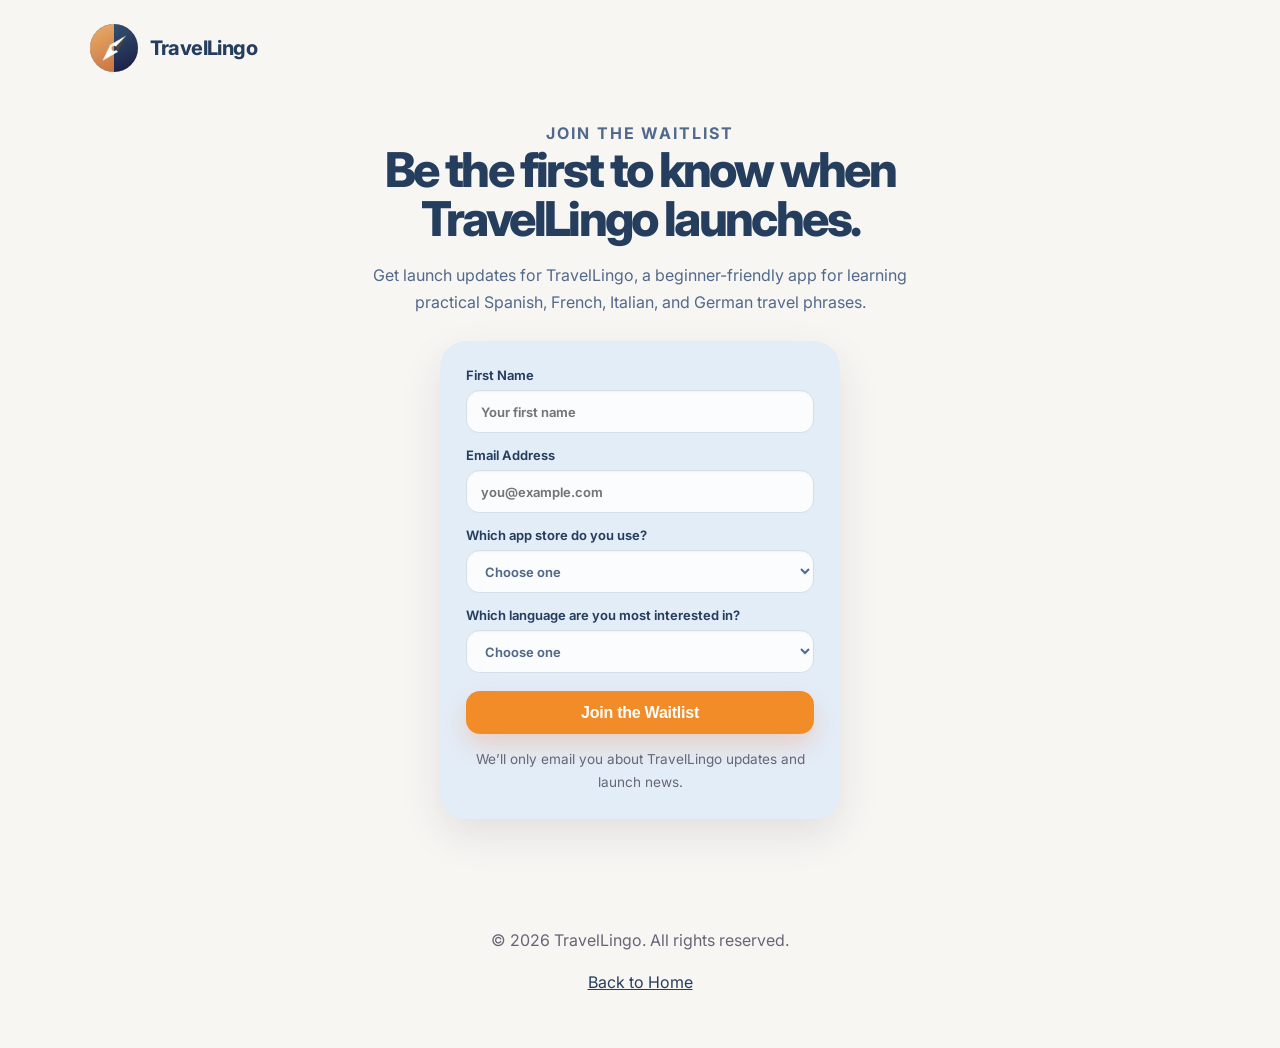
<file: public/waitlist.html>
<!DOCTYPE html>
<html lang="en">
<head>
  <meta charset="UTF-8" />
  <meta name="viewport" content="width=device-width, initial-scale=1.0" />

  <title>Join the TravelLingo Waitlist</title>
  <meta name="description" content="Join the TravelLingo waitlist and be notified when the travel phrase app launches." />

  <link rel="preconnect" href="https://fonts.googleapis.com">
  <link rel="preconnect" href="https://fonts.gstatic.com" crossorigin>
  <link href="https://fonts.googleapis.com/css2?family=Inter:wght@400;500;600;700;800;900&display=swap" rel="stylesheet">

  <link rel="stylesheet" href="styles.css" />
</head>

<body>
  <header class="site-header">
    <a class="header-link" href="index.html">
      <img class="logo-img" src="assets/applogo.png" alt="TravelLingo logo" />
      <span class="brand-name">TravelLingo</span>
    </a>
  </header>

  <main class="waitlist-page">
    <section class="waitlist-intro">
      <p class="eyebrow">Join the waitlist</p>
      <h1>Be the first to know when TravelLingo launches.</h1>
      <p>
        Get launch updates for TravelLingo, a beginner-friendly app for learning
        practical Spanish, French, Italian, and German travel phrases.
      </p>
    </section>

    <section class="waitlist-form-card">
      <form
        id="waitlistForm"
        class="custom-waitlist-form"
      >
        <label>
          First Name
          <input type="text" name="firstName" placeholder="Your first name" required />
        </label>

        <label>
          Email Address
          <input type="email" name="email" placeholder="you@example.com" required />
        </label>

        <label>
          Which app store do you use?
          <select name="appStore" required>
          <option value="">Choose one</option>
          <option value="App Store">App Store (iPhone/iPad)</option>
          <option value="Google Play">Google Play</option>
          <option value="Both">Both</option>
          </select>
        </label>

        <label>
          Which language are you most interested in?
          <select name="language" required>
            <option value="">Choose one</option>
            <option value="Spanish">Spanish</option>
            <option value="French">French</option>
            <option value="Italian">Italian</option>
            <option value="German">German</option>
            <option value="Not sure yet">Not sure yet</option>
          </select>
        </label>

        <button class="button form-button" type="submit">Join the Waitlist</button>

        <p class="form-note">
          We’ll only email you about TravelLingo updates and launch news.
        </p>
      </form>

      <div id="successMessage" class="success-message" hidden>
        <h2>You’re on the list!</h2>
        <p>
          Thanks for joining the TravelLingo waitlist. We’ll let you know when the app is ready.
        </p>
        <a class="button" href="index.html">Back to Home</a>
      </div>
    </section>
  </main>

  <footer>
    <p>© 2026 TravelLingo. All rights reserved.</p>
    <p><a href="index.html">Back to Home</a></p>
  </footer>

  <script>
    const form = document.getElementById("waitlistForm");
    const successMessage = document.getElementById("successMessage");

    form.addEventListener("submit", async function (event) {
      event.preventDefault();

      const submitButton = form.querySelector("button");
      submitButton.disabled = true;
      submitButton.textContent = "Joining...";

      const formData = new FormData(form);

      try {
        await fetch("https://script.google.com/macros/s/AKfycby1G1Vr0cmwVo3fpf6fe5oecnYZc-heazz4dd0fMhdeknbTluNFdTs_wkMWsveo1Bkb/exec", {
          method: "POST",
          body: formData,
          mode: "no-cors"
        });

        form.hidden = true;
        successMessage.hidden = false;
      } catch (error) {
        submitButton.disabled = false;
        submitButton.textContent = "Join the Waitlist";
        alert("Something went wrong. Please try again.");
      }
    });
  </script>
</body>
</html>
</file>
<file: public/styles.css>
:root {
  --navy: #263E5E;
  --deep-navy: #0D1B3D;
  --orange: #F28C28;
  --compass-orange: #D98E55;
  --cream: #F8F6F3;
  --soft-blue: #E3EEF9;
  --peach: #FCE6DC;
  --soft-green: #E4F3E9;
  --warm-cream: #FFF7EA;
  --text: #51698B;
  --white: #FFFFFF;
}

* {
  box-sizing: border-box;
}

body {
  margin: 0;
  font-family: 'Inter', Arial, sans-serif;
  background: var(--cream);
  color: var(--text);
  font-weight: 400;
}

.site-header {
  display: flex;
  align-items: center;
  justify-content: space-between;
  flex-wrap: wrap;
  gap: 24px;
  padding: 24px 7%;
}

.header-link,
.header-link:visited,
.header-link:hover,
.header-link:active {
  display: flex;
  align-items: center;
  gap: 12px;
  text-decoration: none;
  color: var(--navy);
}

.header-link:focus-visible {
  outline: 3px solid rgba(242, 140, 40, 0.35);
  outline-offset: 4px;
  border-radius: 8px;
}

.site-nav {
  display: flex;
  flex-wrap: wrap;
  align-items: center;
  gap: 8px 20px;
}

.site-nav a {
  color: var(--navy);
  text-decoration: none;
  font-weight: 600;
  font-size: 0.95rem;
  letter-spacing: -0.01em;
}

.site-nav a:hover {
  color: var(--orange);
}

.site-nav a:focus-visible {
  outline: 3px solid rgba(242, 140, 40, 0.35);
  outline-offset: 4px;
  border-radius: 4px;
}

.nav-toggle {
  display: none;
  align-items: center;
  justify-content: center;
  flex-direction: column;
  gap: 5px;
  width: 44px;
  height: 44px;
  margin-left: auto;
  padding: 0;
  border: 0;
  background: transparent;
  cursor: pointer;
}

.nav-toggle-bar {
  display: block;
  width: 20px;
  height: 2px;
  background: var(--navy);
  border-radius: 1px;
}

.nav-toggle:focus-visible {
  outline: 3px solid rgba(242, 140, 40, 0.35);
  outline-offset: 4px;
  border-radius: 4px;
}

.logo-img {
  width: 48px;
  height: 48px;
  object-fit: contain;
  border-radius: 50%;
  flex-shrink: 0;
}

.brand-name {
  font-size: 1.25rem;
  font-weight: 750;
  letter-spacing: -0.03em;
  color: var(--navy);
}

.hero {
  display: grid;
  grid-template-columns: 1.1fr 0.9fr;
  gap: 48px;
  align-items: center;
  padding: 56px 7% 72px;
  overflow: hidden;
}

.eyebrow {
  color: var(--orange);
  font-weight: 700;
  text-transform: uppercase;
  letter-spacing: 0.12em;
}

h1 {
  font-size: clamp(2.5rem, 6vw, 5rem);
  line-height: 0.95;
  margin: 0 0 24px;
  color: var(--navy);
  font-weight: 800;
  letter-spacing: -0.055em;
}

h2 {
  color: var(--navy);
  font-weight: 750;
  letter-spacing: -0.035em;
}

h3 {
  color: var(--navy);
  font-weight: 750;
  letter-spacing: -0.03em;
}

p {
  font-weight: 400;
  line-height: 1.65;
}

.hero-copy {
  max-width: 620px;
  font-size: 0.98rem;
  line-height: 1.7;
}

.button {
  display: inline-block;
  margin-top: 18px;
  padding: 15px 24px;
  background: var(--orange);
  color: var(--white);
  border-radius: 999px;
  text-decoration: none;
  font-weight: 700;
  letter-spacing: -0.015em;
  box-shadow: 0 12px 24px rgba(244, 123, 63, 0.25);
}

/* Official App Store and Google Play badges */

.store-buttons {
  display: flex;
  flex-wrap: wrap;
  align-items: center;
  gap: 14px;
  margin-top: 22px;
}

.store-badge-link {
  display: inline-block;
  line-height: 0;
  text-decoration: none;
  border-radius: 8px;
}

.store-badge-link:focus-visible {
  outline: 3px solid rgba(244, 123, 63, 0.35);
  outline-offset: 4px;
}

.store-badge {
  display: block;
  width: auto;
  height: 54px;
  max-width: 100%;
  object-fit: contain;
}

.store-buttons-centered {
  justify-content: center;
  margin-top: 22px;
}

/* Phone screenshot */

.phone-card {
  display: flex;
  justify-content: center;
  align-items: center;
}

.phone-frame {
  width: min(320px, 100%);
  padding: 12px;
  background: var(--navy);
  border-radius: 42px;
  box-shadow: 0 24px 70px rgba(16, 36, 63, 0.18);
}

.phone-frame img {
  display: block;
  width: 100%;
  border-radius: 30px;
  object-fit: cover;
}

/* Homepage feature cards */

.features {
  display: grid;
  grid-template-columns: repeat(3, 1fr);
  gap: 24px;
  padding: 32px 7% 72px;
}

.features div,
.positioning,
.waitlist {
  padding: 32px;
  background: var(--white);
  border-radius: 28px;
  box-shadow: 0 10px 30px rgba(16, 36, 63, 0.07);
}

.features h3,
.positioning h2,
.waitlist h2 {
  margin-top: 0;
}

.positioning,
.waitlist {
  margin: 0 7% 32px;
  text-align: center;
}

.positioning p,
.waitlist p {
  max-width: 700px;
  margin: 0 auto;
  line-height: 1.7;
}

/* Homepage download section */

.download-section {
  margin: 0 7% 32px;
  padding: 32px;
  background: var(--white);
  border-radius: 28px;
  text-align: center;
  box-shadow: 0 10px 30px rgba(16, 36, 63, 0.07);
}

.download-section h2 {
  margin: 0 0 10px;
}

.download-section p {
  max-width: 700px;
  margin: 0 auto;
  line-height: 1.7;
}

.download-section .store-buttons {
  justify-content: center;
  margin-top: 22px;
}

/* Homepage guides preview */

.guides-preview {
  margin: 0 7% 32px;
}

.guides-preview-heading {
  max-width: 700px;
  margin: 0 0 28px;
}

.guides-preview-heading .eyebrow {
  margin: 0 0 12px;
}

.guides-preview-heading h2 {
  margin: 0 0 12px;
  font-size: clamp(1.8rem, 4vw, 2.4rem);
}

.guides-preview-heading p {
  margin: 0;
  line-height: 1.7;
}

.guide-grid {
  display: grid;
  grid-template-columns: repeat(2, minmax(0, 1fr));
  gap: 24px;
}

.guide-card {
  display: flex;
  flex-direction: column;
  padding: 0;
  overflow: hidden;
  background: var(--white);
  border-radius: 28px;
  box-shadow: 0 10px 30px rgba(16, 36, 63, 0.07);
}

.guides-preview .guide-card {
  width: 100%;
}

.guides-preview a.guide-card,
.guides-preview a.guide-card:visited {
  color: inherit;
  text-decoration: none;
}

.guides-preview a.guide-card:focus-visible {
  outline: 3px solid rgba(242, 140, 40, 0.35);
  outline-offset: 3px;
}

.guide-card-image {
  display: block;
  width: 100%;
  height: 190px;
  object-fit: cover;
  object-position: 42% 64%;
  border-radius: 28px 28px 0 0;
}

.guide-card-content {
  padding: 28px 32px 32px;
}

.guide-category {
  margin: 0 0 12px;
  color: var(--orange);
  font-weight: 700;
  font-size: 0.85rem;
  text-transform: uppercase;
  letter-spacing: 0.08em;
}

.guide-card h2,
.guide-card h3 {
  margin: 0 0 12px;
  font-size: 1.25rem;
  line-height: 1.3;
}

.guide-card-content > p {
  margin: 0 0 18px;
  line-height: 1.65;
}

.guide-link {
  color: var(--navy);
  font-weight: 700;
  text-decoration: none;
}

.guide-link:hover {
  color: var(--orange);
}

.guide-link:focus-visible {
  outline: 3px solid rgba(242, 140, 40, 0.35);
  outline-offset: 3px;
  border-radius: 4px;
}

.guide-card h2 .guide-link,
.guide-card h3 .guide-link {
  color: inherit;
}

.guides-all-link {
  display: flex;
  flex-wrap: wrap;
  gap: 8px 28px;
  margin: 24px 0 0;
}

.guides-all-link a {
  color: var(--navy);
  font-weight: 600;
  text-decoration: none;
}

.guides-all-link a:hover {
  color: var(--orange);
}

.guides-all-link a:focus-visible {
  outline: 3px solid rgba(242, 140, 40, 0.35);
  outline-offset: 3px;
  border-radius: 4px;
}

/* Guides index and article pages */

.guides-page,
.article-page {
  padding: 0 7% 56px;
}

.guide-index-intro {
  max-width: 640px;
  margin: 0 auto 28px;
  padding: 28px 24px 22px;
  border-radius: 28px;
  background: var(--soft-blue);
  text-align: center;
}

.article-header {
  max-width: 800px;
  margin: 0 auto;
  padding: 28px 0 24px;
}

.guide-index-intro .eyebrow {
  display: block;
  width: 100%;
  margin: 0 0 10px;
  text-align: center;
}

.article-header .eyebrow {
  margin: 0 0 16px;
}

.guide-index-intro h1 {
  max-width: 800px;
  margin: 0 0 12px;
  font-size: clamp(1.65rem, 3.2vw, 2.35rem);
  line-height: 1.05;
  text-align: center;
}

.article-header h1 {
  max-width: 800px;
  margin: 0 0 20px;
  font-size: clamp(2rem, 4.5vw, 3.25rem);
  line-height: 1.05;
}

.guide-index-intro > p:not(.eyebrow) {
  max-width: 640px;
  margin: 0 auto;
  text-align: center;
  font-size: 0.98rem;
  line-height: 1.7;
}

.article-header p {
  max-width: 700px;
  margin: 0;
  font-size: 1.05rem;
  line-height: 1.7;
}

.guide-index-grid {
  display: grid;
  grid-template-columns: repeat(3, minmax(0, 1fr));
  gap: 24px;
  max-width: 1080px;
  margin: 0 auto 28px;
}

.guide-index-grid .guide-card {
  max-width: 520px;
}

.guide-index-grid:has(> .guide-card:only-child) {
  grid-template-columns: minmax(0, 520px);
  justify-content: center;
}

.guide-index-note {
  max-width: 700px;
  margin: 0 auto;
  text-align: center;
  color: var(--text);
  font-size: 0.95rem;
  line-height: 1.7;
}

.breadcrumbs {
  max-width: 800px;
  margin: 0 auto;
  padding: 28px 0 0;
  font-size: 0.9rem;
  line-height: 1.5;
  color: var(--text);
}

.breadcrumbs ol {
  display: flex;
  flex-wrap: wrap;
  gap: 6px 8px;
  margin: 0;
  padding: 0;
  list-style: none;
}

.breadcrumbs li:not(:last-child)::after {
  content: ">";
  margin-left: 8px;
  color: var(--text);
}

.breadcrumbs a {
  color: var(--navy);
  font-weight: 600;
  text-decoration: none;
}

.breadcrumbs a:hover {
  color: var(--orange);
}

.breadcrumbs a:focus-visible {
  outline: 3px solid rgba(242, 140, 40, 0.35);
  outline-offset: 3px;
  border-radius: 4px;
}

.article-hero-image {
  width: 100%;
  max-width: 680px;
  margin: 24px auto 8px;
  padding: 0;
  overflow: hidden;
  border-radius: 22px;
  box-shadow: 0 8px 24px rgba(13, 27, 61, 0.07);
}

.article-hero-image img {
  display: block;
  width: 100%;
  height: 280px;
  object-fit: cover;
  object-position: 42% 64%;
}

.article-content {
  max-width: 800px;
  margin: 0 auto;
}

.article-content h2 {
  margin: 40px 0 16px;
  font-size: clamp(1.4rem, 3vw, 1.75rem);
  line-height: 1.25;
}

.article-content h3 {
  margin: 0 0 6px;
  font-size: 1.1rem;
}

.article-content p {
  margin: 0 0 18px;
  line-height: 1.75;
}

.article-content a {
  color: var(--navy);
  font-weight: 600;
}

.article-content a:hover {
  color: var(--orange);
}

.article-content a:focus-visible {
  outline: 3px solid rgba(242, 140, 40, 0.35);
  outline-offset: 2px;
  border-radius: 3px;
}

.article-content ol {
  margin: 0 0 24px;
  padding-left: 1.35rem;
  line-height: 1.75;
}

.article-content li {
  margin-bottom: 8px;
}

.phrase-list {
  display: flex;
  flex-direction: column;
  gap: 12px;
  margin: 0 0 24px;
}

.phrase-item {
  padding: 16px 18px;
  background: var(--white);
  border-radius: 16px;
  box-shadow: 0 6px 18px rgba(16, 36, 63, 0.05);
}

.phrase-item h3 {
  margin: 0 0 4px;
  color: var(--navy);
}

.phrase-item p {
  margin: 0;
  color: var(--text);
}

.phrase-note {
  margin: 0 0 24px;
  padding: 14px 16px;
  background: var(--soft-blue);
  border-radius: 14px;
  line-height: 1.65;
}

.article-cta {
  max-width: 800px;
  margin: 40px auto 0;
  padding: 32px;
  background: var(--white);
  border-radius: 28px;
  text-align: center;
  box-shadow: 0 10px 30px rgba(16, 36, 63, 0.07);
}

.article-cta h2 {
  margin: 0 0 12px;
  font-size: clamp(1.5rem, 3vw, 1.9rem);
}

.article-cta p {
  max-width: 640px;
  margin: 0 auto 8px;
  line-height: 1.7;
}

.article-cta .store-buttons {
  justify-content: center;
  margin-top: 22px;
}

.article-cta .tagline {
  margin-top: 22px;
  color: var(--navy);
  font-weight: 700;
}

/* Waitlist Page */

.waitlist-page {
  padding: 24px 7% 56px;
}

.waitlist-intro {
  max-width: 680px;
  margin: 0 auto 26px;
  text-align: center;
}

.waitlist-intro h1 {
  max-width: 720px;
  margin: 0 auto 18px;
  font-size: clamp(2rem, 4vw, 3rem);
  line-height: 1.02;
  color: var(--navy);
  font-weight: 800;
  letter-spacing: -0.055em;
}

.waitlist-intro p {
  max-width: 600px;
  margin: 0 auto;
  font-size: 1rem;
  color: var(--text);
}

.waitlist-form-card {
  max-width: 400px;
  margin: 0 auto;
  padding: 26px;
  background: #e3edf8;
  border-radius: 26px;
  box-shadow: 0 16px 42px rgba(16, 36, 63, 0.1);
}

.custom-waitlist-form {
  display: flex;
  flex-direction: column;
  gap: 14px;
  width: 100%;
  margin: 0;
  text-align: left;
}

.custom-waitlist-form label {
  display: block;
  width: 100%;
  margin-bottom: 0;
  color: var(--navy);
  font-weight: 650;
  font-size: 0.81rem;
}

.custom-waitlist-form input,
.custom-waitlist-form select {
  display: block;
  width: 100%;
  height: 43px;
  margin-top: 7px;
  padding: 12px 14px;
  border: 1px solid #d7dee8;
  border-radius: 13px;
  background: #fbfcfd;
  color: var(--text);
  font: inherit;
  font-size: 0.81rem;
  box-shadow: inset 0 1px 2px rgba(16, 36, 63, 0.04);
}

.custom-waitlist-form input:focus,
.custom-waitlist-form select:focus {
  outline: 3px solid rgba(244, 123, 63, 0.22);
  border-color: var(--orange);
  background: var(--white);
}

.form-button {
  width: 100%;
  height: 43px;
  margin-top: 4px;
  padding: 13px 20px;
  border: 0;
  border-radius: 14px;
  cursor: pointer;
  font-size: 1rem;
}

.form-note {
  margin: 0;
  text-align: center;
  font-size: 0.85rem;
  color: #667;
}

.success-message {
  text-align: center;
}

.success-message h2 {
  margin-top: 0;
  color: var(--navy);
}

.success-message p {
  max-width: 420px;
  margin: 0 auto 18px;
}

[hidden] {
  display: none !important;
}

/* Support Page */

.support-page,
.privacy-page {
  padding: 0 7% 56px;
}

.support-intro,
.privacy-intro {
  max-width: 1080px;
  margin: 0 auto;
  padding: 56px 0 24px;
  text-align: left;
}

.support-intro .eyebrow,
.privacy-intro .eyebrow {
  margin-top: 0;
  margin-bottom: 18px;
}

.support-intro h1,
.privacy-intro h1 {
  max-width: 760px;
  margin: 0 0 24px;
  font-size: clamp(2.5rem, 6vw, 5rem);
  line-height: 0.95;
  color: var(--navy);
  font-weight: 800;
  letter-spacing: -0.055em;
}

.support-intro p:last-child,
.privacy-intro .intro-copy {
  max-width: 620px;
  margin: 0;
  font-size: 0.98rem;
  line-height: 1.7;
}

.privacy-intro .updated-date {
  margin: 14px 0 0;
  font-size: 0.92rem;
}

.policy-card {
  max-width: 1080px;
  margin: 28px auto 0;
}

.policy-section {
  margin-top: 28px;
}

.policy-section h2,
.policy-section p,
.policy-section ul {
  max-width: 620px;
}

.policy-section h2 {
  margin: 0 0 14px;
  font-size: 1.35rem;
}

.policy-section p,
.policy-section li {
  font-size: 0.98rem;
  line-height: 1.7;
}

.policy-section p {
  margin: 0 0 16px;
}

.policy-section ul {
  margin: 0 0 16px;
  padding-left: 1.4rem;
}

.policy-section li {
  margin-bottom: 8px;
}

.policy-section a {
  color: var(--navy);
  font-weight: 600;
  text-decoration: none;
}

.policy-section a:hover {
  color: var(--orange);
}

.policy-section a:focus-visible {
  outline: 3px solid rgba(242, 140, 40, 0.35);
  outline-offset: 2px;
  border-radius: 3px;
}

.support-contact-card {
  max-width: 1080px;
  margin: 0 auto 64px;
  padding: 0;
  background: transparent;
  border-radius: 0;
  box-shadow: none;
  text-align: left;
}

.support-contact-card h2 {
  margin: 0 0 8px;
  font-size: 1.25rem;
}

.support-contact-card p {
  max-width: 620px;
  margin: 0;
}

.support-button {
  margin-top: 20px;
}

.support-section {
  max-width: 1080px;
  margin: 0 auto 64px;
  padding: 0;
  background: transparent;
  border-radius: 0;
  box-shadow: none;
}

.support-section-heading {
  max-width: 700px;
  margin: 0 auto 30px;
  text-align: center;
}

.support-section-heading h2 {
  margin: 0 0 10px;
  font-size: clamp(1.8rem, 4vw, 2.4rem);
}

.support-section-heading p {
  margin: 0;
}

.faq-grid {
  display: grid;
  grid-template-columns: repeat(3, minmax(0, 1fr));
  gap: 24px;
}

.faq-card {
  padding: 32px;
  background: var(--white);
  border: 0;
  border-radius: 28px;
  box-shadow: 0 10px 30px rgba(16, 36, 63, 0.07);
}

.faq-card h3 {
  margin: 0 0 12px;
}

.faq-card p {
  margin: 0;
}

.text-link {
  display: inline-block;
  margin-top: 14px;
  color: var(--navy);
  font-weight: 700;
}

.support-section.troubleshooting {
  max-width: none;
  margin: 0 0 32px;
  padding: 32px;
  background: var(--white);
  border-radius: 28px;
  box-shadow: 0 10px 30px rgba(16, 36, 63, 0.07);
}

.troubleshooting .support-section-heading {
  margin-bottom: 26px;
}

.support-steps {
  display: grid;
  grid-template-columns: repeat(5, minmax(0, 1fr));
  gap: 20px;
  max-width: 1000px;
  margin: 0 auto;
  padding: 0;
  list-style: none;
}

.support-steps li {
  display: block;
  padding: 0;
  background: transparent;
  border-radius: 0;
  text-align: center;
}

.support-steps li > span {
  display: grid;
  place-items: center;
  width: 38px;
  height: 38px;
  margin: 0 auto 14px;
  border-radius: 50%;
  background: var(--orange);
  color: var(--white);
  font-weight: 800;
}

.support-steps h3 {
  margin: 0 0 8px;
  font-size: 1rem;
}

.support-steps p {
  margin: 0;
  font-size: 0.9rem;
  line-height: 1.55;
}

.support-details {
  max-width: none;
  margin: 0 0 32px;
  padding: 32px;
  background: var(--white);
  border-radius: 28px;
  text-align: center;
  box-shadow: 0 10px 30px rgba(16, 36, 63, 0.07);
}

.support-details h2 {
  margin: 0 0 10px;
}

.support-details p {
  max-width: 700px;
  margin: 0 auto;
  line-height: 1.7;
}

/* Footer */

footer {
  padding: 36px 7%;
  text-align: center;
  color: #667;
}

footer a {
  color: var(--navy);
}

footer p:last-child {
  display: flex;
  flex-wrap: wrap;
  justify-content: center;
  gap: 18px;
}

/* Responsive styles */

@media (max-width: 1000px) {
  .faq-grid {
    grid-template-columns: repeat(2, minmax(0, 1fr));
  }

  .guide-grid,
  .guide-index-grid {
    grid-template-columns: repeat(2, minmax(0, 1fr));
  }

  .support-steps {
    grid-template-columns: repeat(2, minmax(0, 1fr));
  }

  .support-steps li:last-child {
    grid-column: 1 / -1;
    max-width: 360px;
    margin: 0 auto;
  }
}

@media (max-width: 850px) {
  .site-header {
    align-items: flex-start;
  }

  .hero {
    grid-template-columns: 1fr;
    padding-top: 24px;
  }

  h1 {
    font-size: clamp(2.6rem, 12vw, 4rem);
  }

  .features {
    grid-template-columns: 1fr;
  }

  .guide-grid,
  .guide-index-grid {
    grid-template-columns: 1fr;
  }

  .phone-frame {
    width: min(300px, 100%);
  }

  .support-intro,
  .privacy-intro {
    padding-top: 24px;
  }

  .support-intro h1,
  .privacy-intro h1 {
    font-size: clamp(2.6rem, 12vw, 4rem);
  }

  .support-contact-card {
    display: block;
  }

  .support-button {
    margin-top: 20px;
  }

  .article-header h1 {
    font-size: clamp(2rem, 10vw, 3rem);
  }
}

@media (max-width: 650px) {
  .phone-card {
    margin-top: -12px;
    margin-bottom: -20px;
  }

  .phone-frame {
    width: 78%;
    max-width: 390px;
    height: auto;
    margin-left: auto;
    margin-right: auto;
  }

  .phone-frame img {
    height: auto;
  }

  .site-nav {
    width: 100%;
    gap: 10px 16px;
  }

  .nav-toggle {
    display: inline-flex;
  }

  .site-header:has(.nav-toggle) {
    align-items: center;
    flex-wrap: wrap;
    row-gap: 0;
  }

  .site-header:has(.nav-toggle) .site-nav {
    display: none;
    flex-direction: column;
    align-items: flex-start;
    gap: 2px;
    width: 100%;
    padding: 6px 0 2px;
  }

  .site-header:has(.nav-toggle) .site-nav.is-open {
    display: flex;
  }

  .site-header:has(.nav-toggle) .site-nav a {
    display: flex;
    align-items: center;
    min-height: 44px;
  }

  .store-buttons {
    flex-direction: column;
    align-items: flex-start;
    gap: 12px;
  }

  .hero .store-buttons {
    flex-direction: row;
    flex-wrap: wrap;
    justify-content: center;
    align-items: center;
    gap: 10px;
  }

  .hero .store-badge-link {
    flex: 0 0 auto;
  }

  .hero .store-badge {
    width: 140px;
    height: auto;
    max-width: 100%;
  }

  .store-buttons-centered,
  .download-section .store-buttons,
  .article-cta .store-buttons {
    align-items: center;
  }

  .store-badge {
    height: 50px;
  }

  .download-section {
    margin: 0 7% 32px;
    padding: 28px;
  }

  .guides-preview {
    margin: 0 7% 32px;
  }

  .guide-card-image {
    height: 180px;
  }

  .guide-card-content,
  .article-cta {
    padding: 28px;
  }

  .article-hero-image {
    border-radius: 20px;
  }

  .article-hero-image img {
    height: 210px;
    object-position: 42% 64%;
  }

  .phrase-item {
    padding: 14px 16px;
  }

  .waitlist-form-card {
    padding: 24px;
  }

  .waitlist-intro h1 {
    font-size: clamp(2rem, 10vw, 3rem);
  }

  .support-page,
  .privacy-page,
  .guides-page,
  .article-page {
    padding-bottom: 40px;
  }

  .support-intro,
  .privacy-intro {
    padding-top: 20px;
  }

  .support-contact-card {
    margin-bottom: 48px;
  }

  .support-section {
    margin-bottom: 48px;
  }

  .faq-grid {
    grid-template-columns: 1fr;
  }

  .faq-card,
  .support-section.troubleshooting,
  .support-details {
    padding: 28px;
  }

  .support-steps {
    grid-template-columns: 1fr;
    gap: 28px;
  }

  .support-steps li:last-child {
    grid-column: auto;
    max-width: none;
  }
}
</file>
